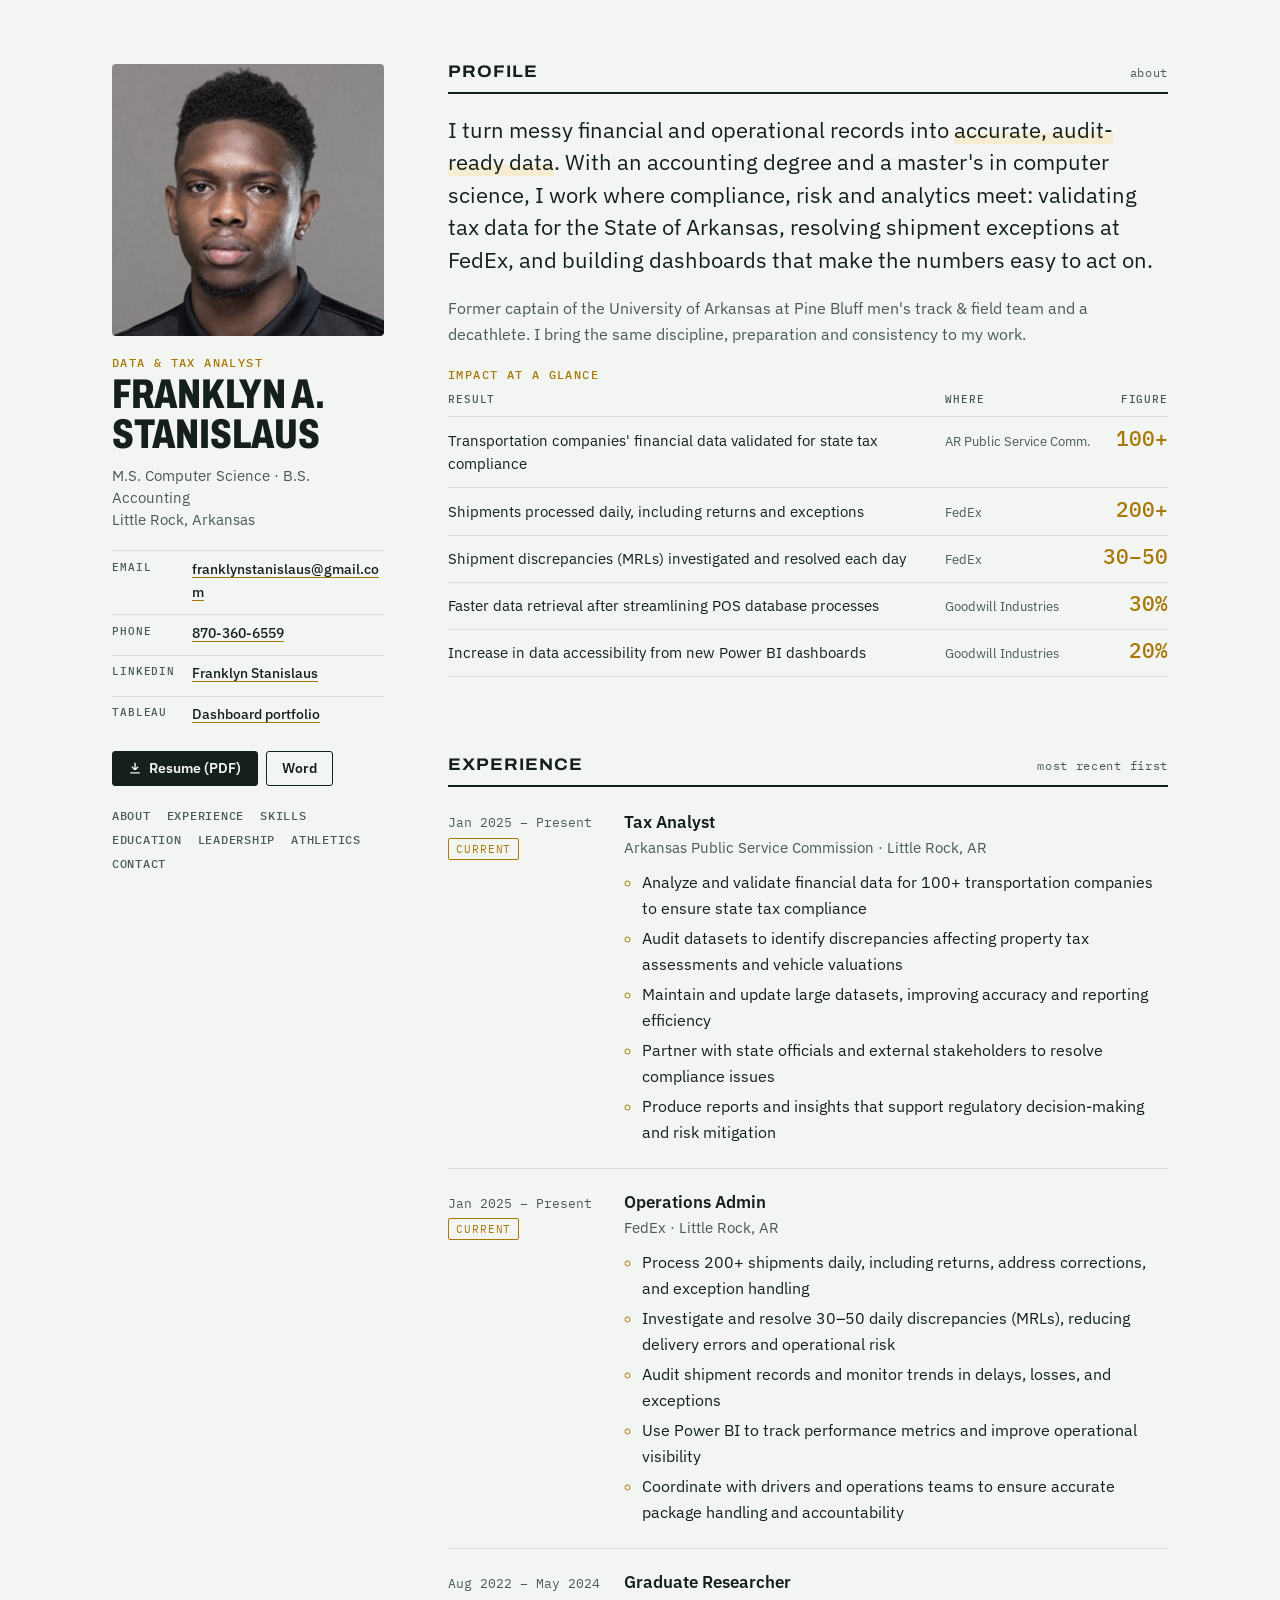
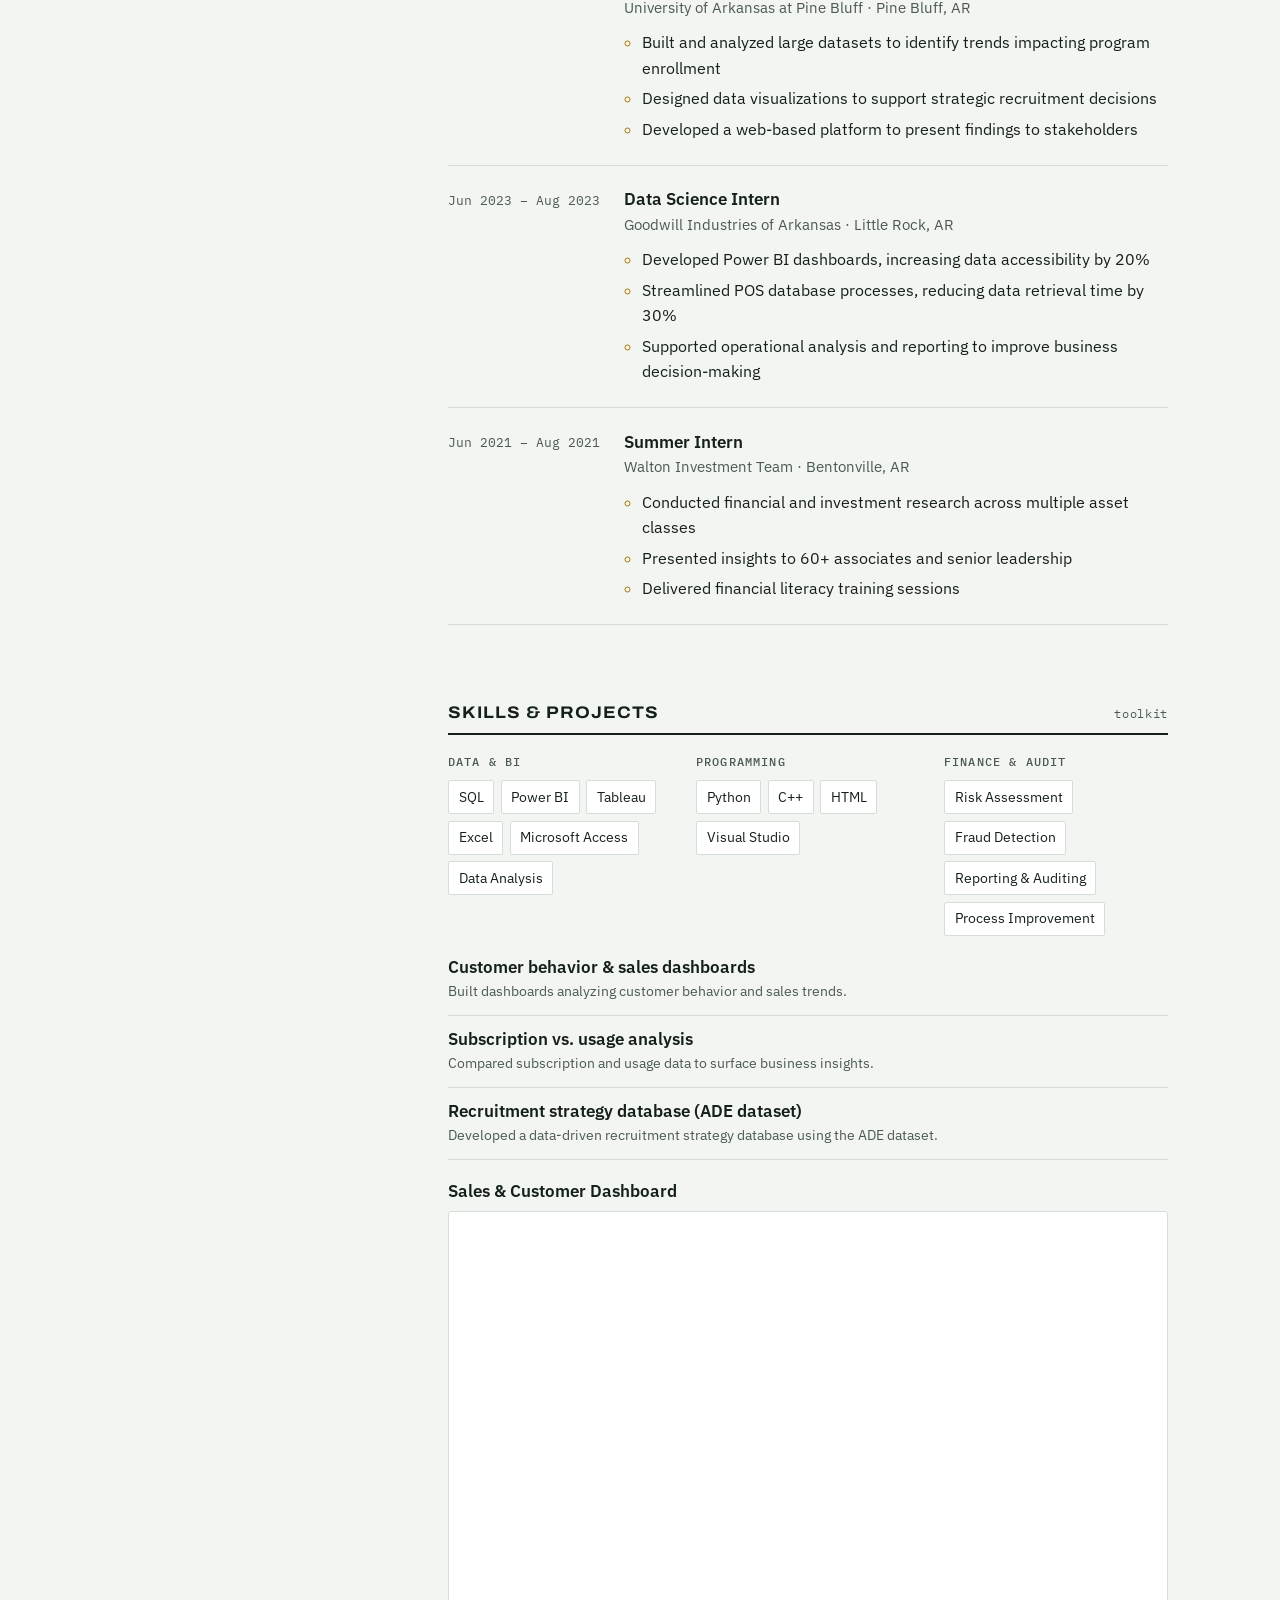
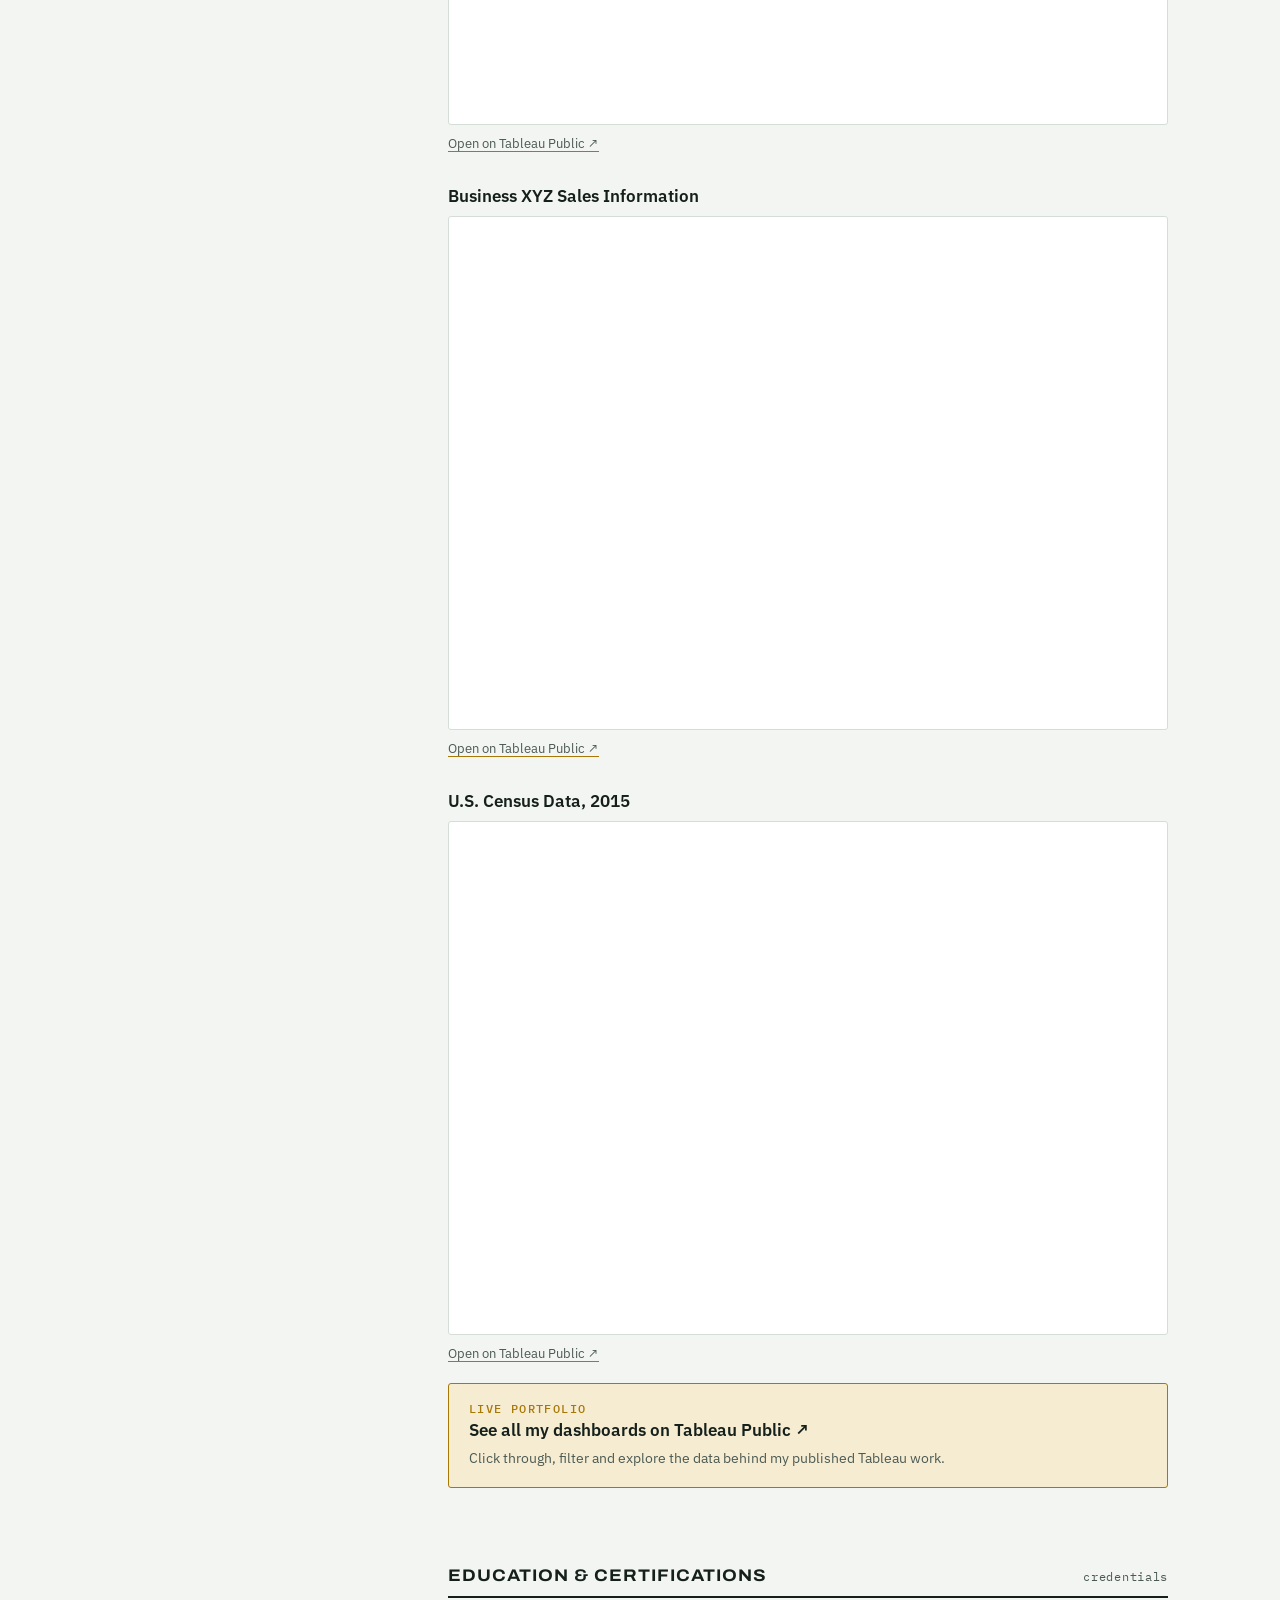
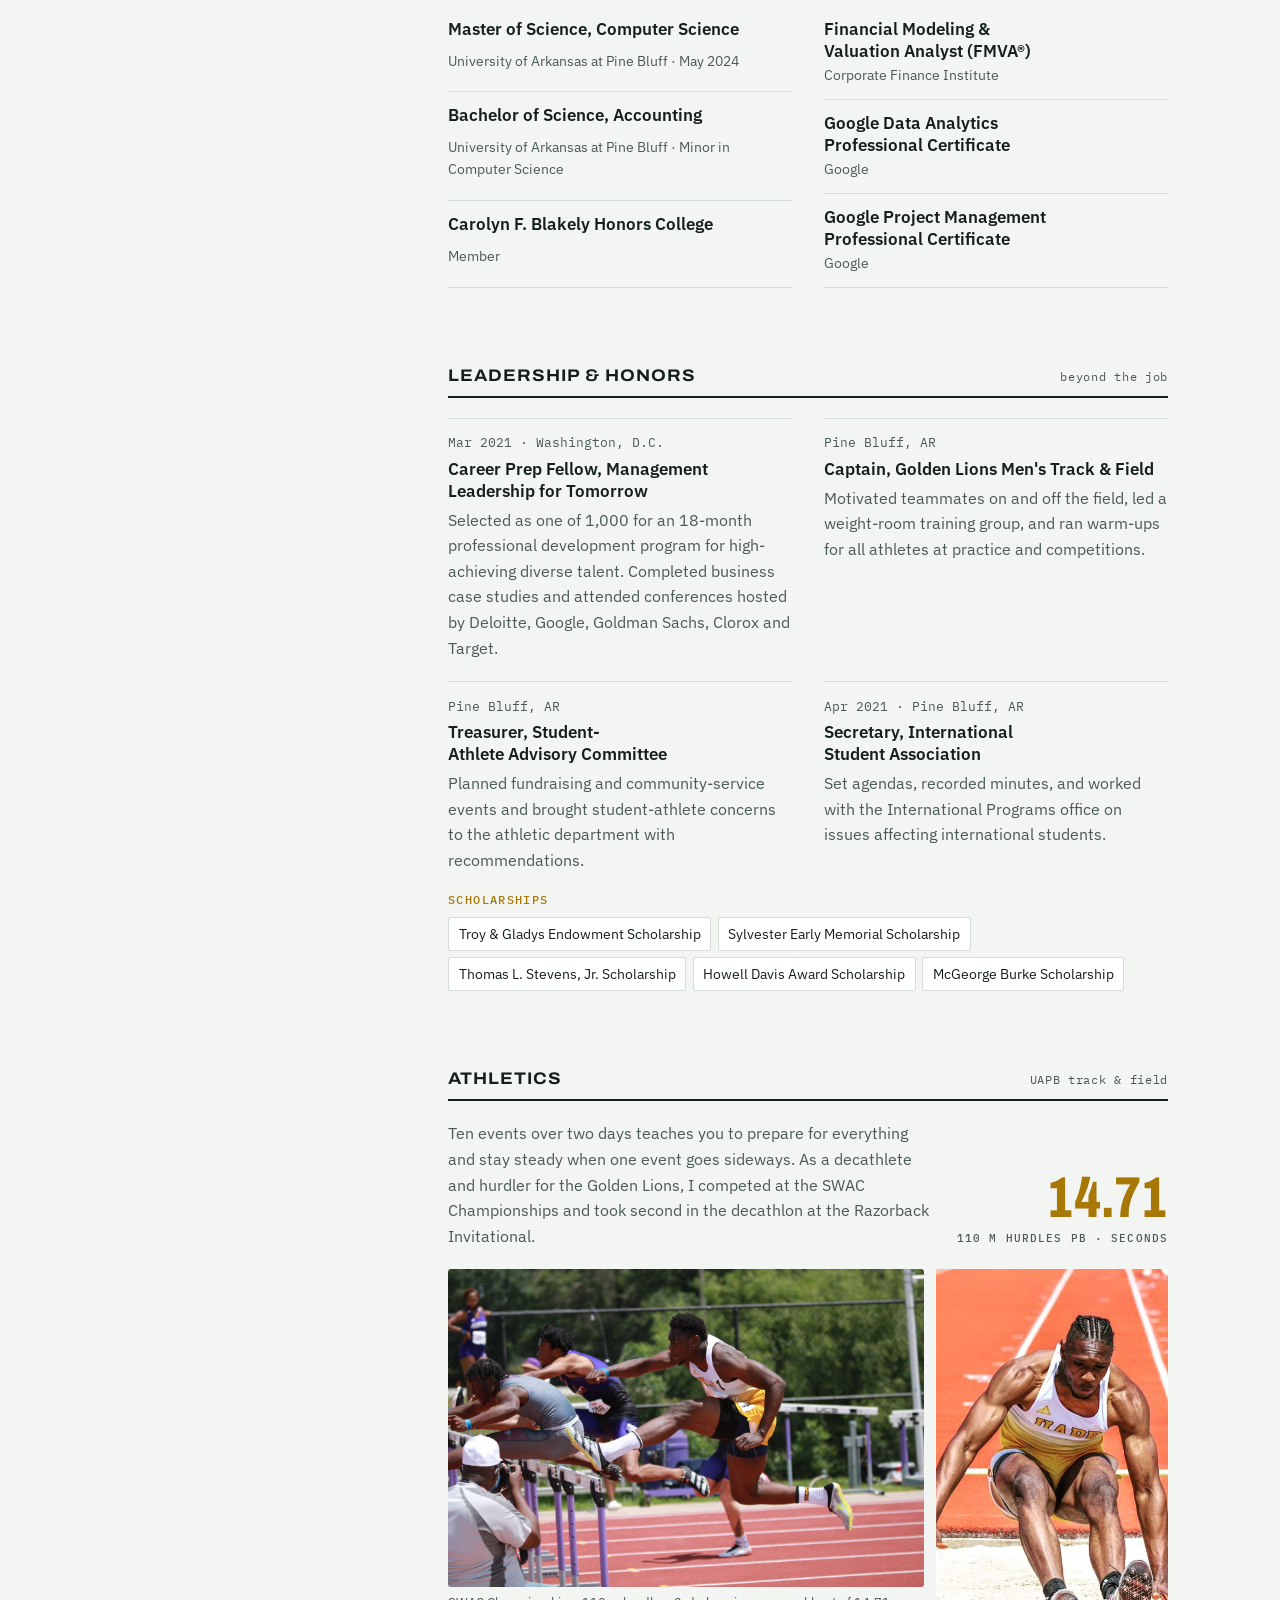
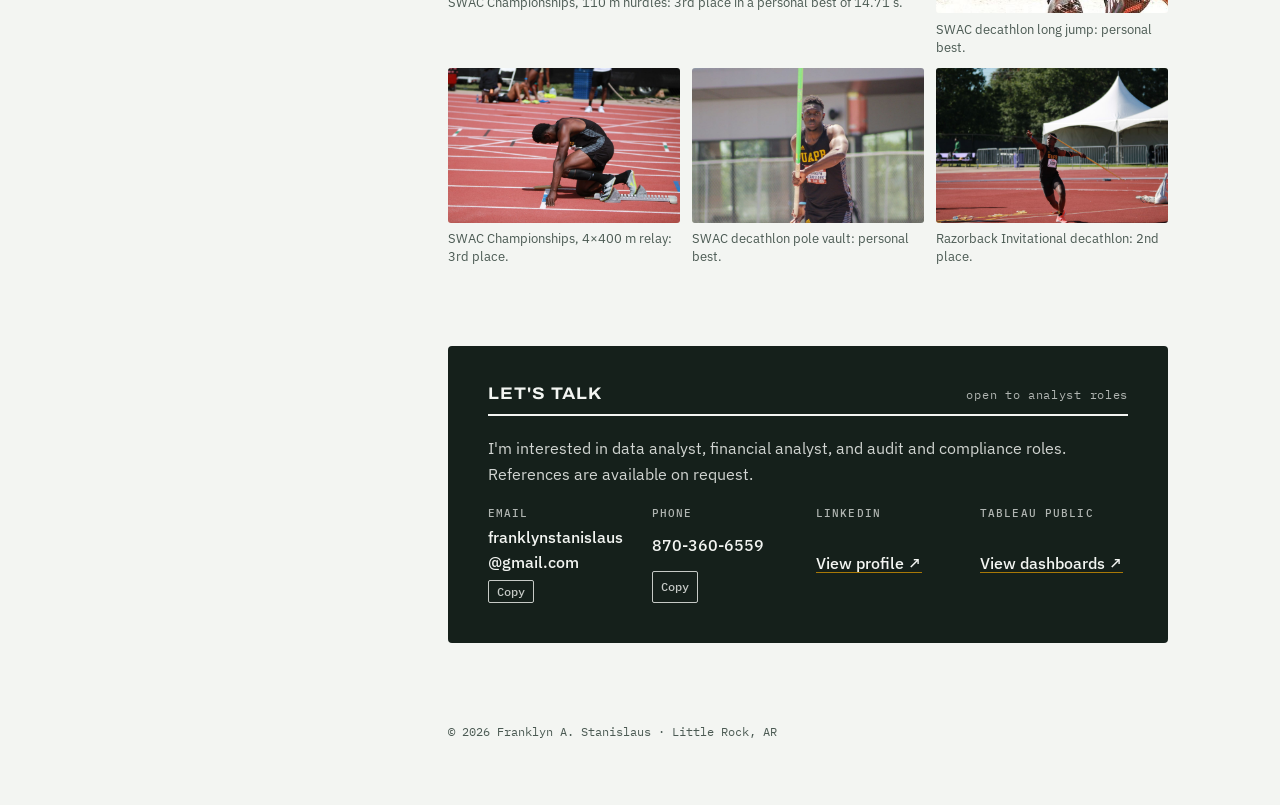
<file: index.html>
<!DOCTYPE html>
<html lang="en">
<head>
<meta charset="utf-8">
<meta name="viewport" content="width=device-width, initial-scale=1, viewport-fit=cover">
<title>Franklyn A. Stanislaus</title>
<meta name="description" content="Franklyn A. Stanislaus — data and tax analyst in Little Rock, AR. M.S. Computer Science, B.S. Accounting. Resume, experience, certifications and leadership.">
<link rel="preconnect" href="https://fonts.googleapis.com">
<link rel="preconnect" href="https://fonts.gstatic.com" crossorigin>
<link rel="stylesheet" href="https://fonts.googleapis.com/css2?family=Archivo:wdth,wght@62..125,500;62..125,700;62..125,800&family=IBM+Plex+Sans:ital,wght@0,400;0,500;0,600;1,400&family=IBM+Plex+Mono:wght@400;500&display=swap">
<style>
/* Layout: sticky identity column on the left (photo, contact, resume download), a ledger-ruled resume on the right; stacks to one column on phones. */
:root {
  --paper: #f3f5f2;      /* ledger-paper ground with a faint green bias */
  --sheet: #ffffff;
  --ink: #15201b;
  --ink-soft: #4b5a53;
  --rule: #d5ddd7;
  --gold: #a87807;       /* UAPB Golden Lion gold, darkened for text contrast */
  --gold-wash: #f6ecd2;
  --display: "Archivo", "Arial Narrow", system-ui, sans-serif;
  --body: "IBM Plex Sans", system-ui, -apple-system, "Segoe UI", sans-serif;
  --mono: "IBM Plex Mono", ui-monospace, "SFMono-Regular", Menlo, monospace;
  color-scheme: light;
}
@media (prefers-color-scheme: dark) {
  :root:not([data-theme="light"]) {
    --paper: #0f1512; --sheet: #161e1a; --ink: #e7ece8; --ink-soft: #a3b0a9;
    --rule: #2a3530; --gold: #e2b44a; --gold-wash: #2d2614; color-scheme: dark;
  }
}
:root[data-theme="dark"] {
  --paper: #0f1512; --sheet: #161e1a; --ink: #e7ece8; --ink-soft: #a3b0a9;
  --rule: #2a3530; --gold: #e2b44a; --gold-wash: #2d2614; color-scheme: dark;
}

* { box-sizing: border-box; }
html { -webkit-text-size-adjust: 100%; scroll-behavior: smooth; }
@media (prefers-reduced-motion: reduce) { html { scroll-behavior: auto; } }
body {
  margin: 0; background: var(--paper); color: var(--ink);
  font: 400 1rem/1.6 var(--body);
}
img { max-width: 100%; height: auto; display: block; }
a { color: inherit; text-decoration-color: var(--gold); text-underline-offset: 3px; }
a:hover { color: var(--gold); }
:focus-visible { outline: 2px solid var(--gold); outline-offset: 3px; border-radius: 2px; }

.page {
  max-width: 72rem; margin: 0 auto;
  padding-inline: clamp(16px, 4vw, 48px); padding-block: clamp(24px, 5vw, 64px);
  display: grid; grid-template-columns: 17rem minmax(0, 1fr); gap: clamp(32px, 5vw, 72px);
  align-items: start;
}
@media (max-width: 860px) { .page { grid-template-columns: minmax(0, 1fr); } }

/* Identity column */
.id { position: sticky; top: calc(env(safe-area-inset-top, 0px) + 32px); display: grid; gap: 1.25rem; }
@media (max-width: 860px) {
  .id { position: static; grid-template-columns: 8rem minmax(0, 1fr); align-items: center; gap: 1rem 1.25rem; }
  .id .contact, .id .actions, .id nav { grid-column: 1 / -1; }
}
.portrait { aspect-ratio: 1 / 1; object-position: 50% 20%; width: 100%; object-fit: cover; border-radius: 4px; filter: grayscale(0.15) contrast(1.03); }
.eyebrow {
  font: 500 0.72rem/1.2 var(--mono); letter-spacing: 0.12em; text-transform: uppercase; color: var(--gold); margin: 0;
}
h1 {
  font: 800 clamp(2.1rem, 5vw, 2.6rem)/0.95 var(--display); font-stretch: 72%;
  text-transform: uppercase; letter-spacing: -0.005em; margin: 0.35rem 0 0; text-wrap: balance;
}
.role { margin: 0.6rem 0 0; color: var(--ink-soft); font-size: 0.95rem; line-height: 1.45; }
.contact { list-style: none; margin: 0; padding: 0; display: grid; gap: 0.35rem; font-size: 0.9rem; }
.contact li { display: grid; grid-template-columns: 4.5rem minmax(0, 1fr); gap: 0.5rem; padding-block: 0.35rem; border-top: 1px solid var(--rule); }
.contact span { font: 500 0.7rem/1.9 var(--mono); text-transform: uppercase; letter-spacing: 0.08em; color: var(--ink-soft); }
.contact a, .contact b { font-weight: 500; overflow-wrap: anywhere; }
.actions { display: flex; flex-wrap: wrap; gap: 0.5rem; }
.btn {
  display: inline-flex; align-items: center; gap: 0.45rem; padding: 0.6rem 0.95rem; border-radius: 3px;
  font: 600 0.88rem/1 var(--body); text-decoration: none; border: 1px solid var(--ink); cursor: pointer;
}
.btn.primary { background: var(--ink); color: var(--paper); }
.btn.primary:hover { background: var(--gold); border-color: var(--gold); color: var(--paper); }
.btn.ghost { background: transparent; color: var(--ink); }
.btn.ghost:hover { border-color: var(--gold); color: var(--gold); }
.btn svg { width: 1em; height: 1em; }
nav { display: flex; flex-wrap: wrap; gap: 0.25rem 1rem; font: 500 0.78rem/1.6 var(--mono); text-transform: uppercase; letter-spacing: 0.06em; }
nav a { text-decoration: none; color: var(--ink-soft); }
nav a:hover { color: var(--gold); }

/* Main column */
main { display: grid; gap: clamp(48px, 7vw, 80px); min-width: 0; }
section { display: grid; gap: 1.25rem; min-width: 0; scroll-margin-top: 24px; }
h2 {
  font: 700 1.05rem/1 var(--display); font-stretch: 110%; text-transform: uppercase; letter-spacing: 0.06em;
  margin: 0; padding-bottom: 0.7rem; border-bottom: 2px solid var(--ink); display: flex; justify-content: space-between; align-items: baseline; gap: 1rem;
}
h2 small { font: 400 0.72rem/1 var(--mono); letter-spacing: 0.06em; color: var(--ink-soft); text-transform: none; }
h3 { font: 600 1.06rem/1.3 var(--body); margin: 0; text-wrap: balance; }
p { margin: 0; max-width: 65ch; }
.lede { font-size: clamp(1.15rem, 2.2vw, 1.4rem); line-height: 1.45; font-weight: 400; max-width: 34em; text-wrap: pretty; }
.lede em { font-style: normal; background: linear-gradient(transparent 62%, var(--gold-wash) 62%); }
.muted { color: var(--ink-soft); }

/* Impact ledger */
.ledger-wrap { overflow-x: auto; }
table.ledger { width: 100%; border-collapse: collapse; font-size: 0.93rem; }
.ledger th { font: 500 0.7rem/1.2 var(--mono); text-transform: uppercase; letter-spacing: 0.08em; color: var(--ink-soft); text-align: left; padding: 0 0.75rem 0.6rem 0; border-bottom: 1px solid var(--rule); }
.ledger th.num, .ledger td.num { text-align: right; padding-right: 0; }
.ledger td { padding: 0.7rem 0.75rem 0.7rem 0; border-bottom: 1px solid var(--rule); vertical-align: baseline; }
.ledger td.num { font: 500 1.3rem/1 var(--mono); font-variant-numeric: tabular-nums; color: var(--gold); white-space: nowrap; }
.ledger td.src { color: var(--ink-soft); font-size: 0.82rem; white-space: nowrap; }
@media (max-width: 560px) { .ledger td.src { white-space: normal; } }

/* Experience timeline */
.jobs { list-style: none; margin: 0; padding: 0; display: grid; }
.job { display: grid; grid-template-columns: 9.5rem minmax(0, 1fr); gap: 0.4rem 1.5rem; padding-block: 1.4rem; border-bottom: 1px solid var(--rule); }
.job:first-child { padding-top: 0.25rem; }
.when { font: 400 0.8rem/1.5 var(--mono); color: var(--ink-soft); font-variant-numeric: tabular-nums; padding-top: 0.15rem; }
.when .now { display: inline-block; margin-top: 0.35rem; padding: 0.1rem 0.45rem; border: 1px solid var(--gold); color: var(--gold); border-radius: 2px; font-size: 0.68rem; letter-spacing: 0.08em; text-transform: uppercase; }
.org { color: var(--ink-soft); font-size: 0.92rem; margin-top: 0.15rem; }
.job ul { margin: 0.7rem 0 0; padding-left: 1.1rem; display: grid; gap: 0.3rem; max-width: 65ch; }
.job li::marker { color: var(--gold); }
@media (max-width: 560px) { .job { grid-template-columns: minmax(0, 1fr); } }

/* Skills */
.skills { display: grid; grid-template-columns: repeat(3, minmax(0, 1fr)); gap: 1.5rem; }
@media (max-width: 700px) { .skills { grid-template-columns: minmax(0, 1fr); } }
.skills h3 { font: 500 0.72rem/1.2 var(--mono); text-transform: uppercase; letter-spacing: 0.1em; color: var(--ink-soft); margin-bottom: 0.7rem; }
.tags { display: flex; flex-wrap: wrap; gap: 0.4rem; list-style: none; padding: 0; margin: 0; }
.tags li { padding: 0.3rem 0.6rem; border: 1px solid var(--rule); border-radius: 2px; font-size: 0.88rem; background: var(--sheet); }

/* Two-up blocks */
.split { display: grid; grid-template-columns: repeat(2, minmax(0, 1fr)); gap: 2rem; }
@media (max-width: 700px) { .split { grid-template-columns: minmax(0, 1fr); } }
.list { list-style: none; margin: 0; padding: 0; display: grid; }
.list li { padding-block: 0.75rem; border-bottom: 1px solid var(--rule); display: grid; gap: 0.15rem; }
.list li:first-child { padding-top: 0; }
.list .sub { color: var(--ink-soft); font-size: 0.88rem; }

.lead-grid { display: grid; grid-template-columns: repeat(2, minmax(0, 1fr)); gap: 1.25rem 2rem; }
@media (max-width: 700px) { .lead-grid { grid-template-columns: minmax(0, 1fr); } }
.lead-grid article { display: grid; gap: 0.35rem; align-content: start; padding-top: 0.9rem; border-top: 1px solid var(--rule); }
.lead-grid .when { padding: 0; }

/* Athletics */
.track-intro { display: grid; grid-template-columns: minmax(0, 1fr) auto; gap: 1.5rem; align-items: end; }
@media (max-width: 560px) { .track-intro { grid-template-columns: minmax(0, 1fr); } }
.pb { text-align: right; }
@media (max-width: 560px) { .pb { text-align: left; } }
.pb b { display: block; font: 800 clamp(2.6rem, 7vw, 3.6rem)/0.9 var(--display); font-stretch: 70%; color: var(--gold); font-variant-numeric: tabular-nums; }
.pb span { font: 500 0.7rem/1.4 var(--mono); text-transform: uppercase; letter-spacing: 0.1em; color: var(--ink-soft); }
.gallery { display: grid; grid-template-columns: repeat(6, minmax(0, 1fr)); gap: 0.75rem; }
.gallery figure { margin: 0; display: grid; gap: 0.45rem; align-content: start; }
.gallery figure:nth-child(1) { grid-column: span 4; }
.gallery figure:nth-child(2) { grid-column: span 2; }
.gallery figure:nth-child(n+3) { grid-column: span 2; }
.gallery img { width: 100%; aspect-ratio: 3 / 2; object-fit: cover; border-radius: 3px; background: var(--rule); }
.gallery figure:nth-child(1) img { aspect-ratio: 3 / 2; }
.gallery figure:nth-child(2) img { aspect-ratio: 3 / 4.45; }
figcaption { font-size: 0.8rem; line-height: 1.4; color: var(--ink-soft); }
@media (max-width: 700px) {
  .gallery { grid-template-columns: repeat(2, minmax(0, 1fr)); }
  .gallery figure:nth-child(n) { grid-column: span 1; }
  .gallery figure:nth-child(1) { grid-column: 1 / -1; }
  .gallery figure:nth-child(2) img { aspect-ratio: 3 / 2; }
}

/* Contact */
.contact-card { background: var(--ink); color: var(--paper); border-radius: 4px; padding: clamp(1.5rem, 4vw, 2.5rem); display: grid; gap: 1.25rem; }
.contact-card h2 { border-color: var(--paper); color: var(--paper); }
.contact-card h2 small { color: inherit; opacity: 0.7; }
.contact-card p { color: inherit; opacity: 0.85; }
.contact-rows { display: grid; grid-template-columns: repeat(4, minmax(0, 1fr)); gap: 1rem; }
@media (max-width: 1000px) { .contact-rows { grid-template-columns: repeat(2, minmax(0, 1fr)); } }
.viz-link { display: grid; gap: 0.3rem; padding: 1.1rem 1.25rem; border: 1px solid var(--gold); border-radius: 3px; background: var(--gold-wash); text-decoration: none; }
.viz-link strong { font: 600 1.05rem/1.3 var(--body); }
.viz-link .sub { color: var(--ink-soft); font-size: 0.88rem; }
.viz-link:hover strong { color: var(--gold); }
.vizzes { display: grid; gap: 2rem; }
.vizzes figure { margin: 0; display: grid; gap: 0.6rem; min-width: 0; }
.vizzes .frame { border: 1px solid var(--rule); border-radius: 3px; background: var(--sheet); overflow-x: auto; }
.vizzes tableau-viz { display: block; width: 100%; min-height: 32rem; }
@media (max-width: 700px) { .vizzes tableau-viz { min-height: 26rem; } }
@media (max-width: 700px) { .contact-rows { grid-template-columns: minmax(0, 1fr); } }
.contact-rows div { display: grid; gap: 0.25rem; min-width: 0; }
.contact-rows span { font: 500 0.7rem/1.2 var(--mono); text-transform: uppercase; letter-spacing: 0.1em; opacity: 0.7; }
.contact-rows a, .contact-rows b { font-weight: 500; overflow-wrap: anywhere; color: inherit; }
.copy { justify-self: start; background: none; border: 1px solid currentColor; color: inherit; font: 500 0.72rem/1 var(--mono); padding: 0.3rem 0.5rem; border-radius: 2px; cursor: pointer; opacity: 0.8; }
.copy:hover { opacity: 1; }
footer { font: 400 0.75rem/1.5 var(--mono); color: var(--ink-soft); }
</style>
</head>
<body>
<div class="page">

  <aside class="id" aria-label="Profile">
    <img class="portrait" src="assets/img/headshot.jpg" alt="Portrait of Franklyn Stanislaus" width="655" height="900">
    <div>
      <p class="eyebrow">Data &amp; Tax Analyst</p>
      <h1>Franklyn A. Stanislaus</h1>
      <p class="role">M.S. Computer Science · B.S. Accounting<br>Little Rock, Arkansas</p>
    </div>
    <ul class="contact">
      <li><span>Email</span><a href="mailto:franklynstanislaus@gmail.com">franklynstanislaus@gmail.com</a></li>
      <li><span>Phone</span><a href="tel:+18703606559">870-360-6559</a></li>
      <li><span>LinkedIn</span><a href="https://www.linkedin.com/in/franklyn-stanislaus-0446bb1b0/" target="_blank" rel="noopener">Franklyn Stanislaus</a></li>
      <li><span>Tableau</span><a href="https://public.tableau.com/app/profile/franklyn.stanislaus/vizzes" target="_blank" rel="noopener">Dashboard portfolio</a></li>
    </ul>
    <div class="actions">
      <a class="btn primary" id="resume-pdf" href="assets/docs/Franklyn_Stanislaus_Resume.pdf" target="_blank" rel="noopener">
        <svg viewBox="0 0 16 16" fill="none" stroke="currentColor" stroke-width="1.6" aria-hidden="true"><path d="M8 2v8m0 0L4.5 6.5M8 10l3.5-3.5M2.5 13.5h11"/></svg>
        Resume (PDF)
      </a>
      <a class="btn ghost" id="resume-docx" href="assets/docs/Franklyn_Stanislaus_Resume.docx">Word</a>
    </div>
    <nav aria-label="Sections">
      <a href="#about">About</a><a href="#experience">Experience</a><a href="#skills">Skills</a>
      <a href="#education">Education</a><a href="#leadership">Leadership</a><a href="#athletics">Athletics</a><a href="#contact">Contact</a>
    </nav>
  </aside>

  <main>
    <section id="about" aria-labelledby="about-h">
      <h2 id="about-h">Profile <small>about</small></h2>
      <p class="lede">I turn messy financial and operational records into <em>accurate, audit-ready data</em>. With an accounting degree and a master's in computer science, I work where compliance, risk and analytics meet: validating tax data for the State of Arkansas, resolving shipment exceptions at FedEx, and building dashboards that make the numbers easy to act on.</p>
      <p class="muted">Former captain of the University of Arkansas at Pine Bluff men's track &amp; field team and a decathlete. I bring the same discipline, preparation and consistency to my work.</p>

      <div class="ledger-wrap">
        <table class="ledger">
          <caption class="eyebrow" style="text-align:left; padding-bottom:0.75rem">Impact at a glance</caption>
          <thead><tr><th scope="col">Result</th><th scope="col">Where</th><th scope="col" class="num">Figure</th></tr></thead>
          <tbody>
            <tr><td>Transportation companies' financial data validated for state tax compliance</td><td class="src">AR Public Service Comm.</td><td class="num">100+</td></tr>
            <tr><td>Shipments processed daily, including returns and exceptions</td><td class="src">FedEx</td><td class="num">200+</td></tr>
            <tr><td>Shipment discrepancies (MRLs) investigated and resolved each day</td><td class="src">FedEx</td><td class="num">30–50</td></tr>
            <tr><td>Faster data retrieval after streamlining POS database processes</td><td class="src">Goodwill Industries</td><td class="num">30%</td></tr>
            <tr><td>Increase in data accessibility from new Power BI dashboards</td><td class="src">Goodwill Industries</td><td class="num">20%</td></tr>
          </tbody>
        </table>
      </div>
    </section>

    <section id="experience" aria-labelledby="exp-h">
      <h2 id="exp-h">Experience <small>most recent first</small></h2>
      <ol class="jobs">
        <li class="job">
          <div class="when">Jan 2025 – Present<br><span class="now">Current</span></div>
          <div>
            <h3>Tax Analyst</h3>
            <div class="org">Arkansas Public Service Commission · Little Rock, AR</div>
            <ul>
              <li>Analyze and validate financial data for 100+ transportation companies to ensure state tax compliance</li>
              <li>Audit datasets to identify discrepancies affecting property tax assessments and vehicle valuations</li>
              <li>Maintain and update large datasets, improving accuracy and reporting efficiency</li>
              <li>Partner with state officials and external stakeholders to resolve compliance issues</li>
              <li>Produce reports and insights that support regulatory decision-making and risk mitigation</li>
            </ul>
          </div>
        </li>
        <li class="job">
          <div class="when">Jan 2025 – Present<br><span class="now">Current</span></div>
          <div>
            <h3>Operations Admin</h3>
            <div class="org">FedEx · Little Rock, AR</div>
            <ul>
              <li>Process 200+ shipments daily, including returns, address corrections, and exception handling</li>
              <li>Investigate and resolve 30–50 daily discrepancies (MRLs), reducing delivery errors and operational risk</li>
              <li>Audit shipment records and monitor trends in delays, losses, and exceptions</li>
              <li>Use Power BI to track performance metrics and improve operational visibility</li>
              <li>Coordinate with drivers and operations teams to ensure accurate package handling and accountability</li>
            </ul>
          </div>
        </li>
        <li class="job">
          <div class="when">Aug 2022 – May 2024</div>
          <div>
            <h3>Graduate Researcher</h3>
            <div class="org">University of Arkansas at Pine Bluff · Pine Bluff, AR</div>
            <ul>
              <li>Built and analyzed large datasets to identify trends impacting program enrollment</li>
              <li>Designed data visualizations to support strategic recruitment decisions</li>
              <li>Developed a web-based platform to present findings to stakeholders</li>
            </ul>
          </div>
        </li>
        <li class="job">
          <div class="when">Jun 2023 – Aug 2023</div>
          <div>
            <h3>Data Science Intern</h3>
            <div class="org">Goodwill Industries of Arkansas · Little Rock, AR</div>
            <ul>
              <li>Developed Power BI dashboards, increasing data accessibility by 20%</li>
              <li>Streamlined POS database processes, reducing data retrieval time by 30%</li>
              <li>Supported operational analysis and reporting to improve business decision-making</li>
            </ul>
          </div>
        </li>
        <li class="job">
          <div class="when">Jun 2021 – Aug 2021</div>
          <div>
            <h3>Summer Intern</h3>
            <div class="org">Walton Investment Team · Bentonville, AR</div>
            <ul>
              <li>Conducted financial and investment research across multiple asset classes</li>
              <li>Presented insights to 60+ associates and senior leadership</li>
              <li>Delivered financial literacy training sessions</li>
            </ul>
          </div>
        </li>
      </ol>
    </section>

    <section id="skills" aria-labelledby="skills-h">
      <h2 id="skills-h">Skills &amp; Projects <small>toolkit</small></h2>
      <div class="skills">
        <div>
          <h3>Data &amp; BI</h3>
          <ul class="tags"><li>SQL</li><li>Power BI</li><li>Tableau</li><li>Excel</li><li>Microsoft Access</li><li>Data Analysis</li></ul>
        </div>
        <div>
          <h3>Programming</h3>
          <ul class="tags"><li>Python</li><li>C++</li><li>HTML</li><li>Visual Studio</li></ul>
        </div>
        <div>
          <h3>Finance &amp; Audit</h3>
          <ul class="tags"><li>Risk Assessment</li><li>Fraud Detection</li><li>Reporting &amp; Auditing</li><li>Process Improvement</li></ul>
        </div>
      </div>
      <ul class="list">
        <li><h3>Customer behavior &amp; sales dashboards</h3><span class="sub">Built dashboards analyzing customer behavior and sales trends.</span></li>
        <li><h3>Subscription vs. usage analysis</h3><span class="sub">Compared subscription and usage data to surface business insights.</span></li>
        <li><h3>Recruitment strategy database (ADE dataset)</h3><span class="sub">Developed a data-driven recruitment strategy database using the ADE dataset.</span></li>
      </ul>
      <div class="vizzes" id="vizzes" hidden></div>
      <a class="viz-link" href="https://public.tableau.com/app/profile/franklyn.stanislaus/vizzes" target="_blank" rel="noopener">
        <span class="eyebrow">Live portfolio</span>
        <strong>See all my dashboards on Tableau Public ↗</strong>
        <span class="sub">Click through, filter and explore the data behind my published Tableau work.</span>
      </a>
    </section>

    <section id="education" aria-labelledby="edu-h">
      <h2 id="edu-h">Education &amp; Certifications <small>credentials</small></h2>
      <div class="split">
        <ul class="list">
          <li><h3>Master of Science, Computer Science</h3><span class="sub">University of Arkansas at Pine Bluff · May 2024</span></li>
          <li><h3>Bachelor of Science, Accounting</h3><span class="sub">University of Arkansas at Pine Bluff · Minor in Computer Science</span></li>
          <li><h3>Carolyn F. Blakely Honors College</h3><span class="sub">Member</span></li>
        </ul>
        <ul class="list">
          <li><h3>Financial Modeling &amp; Valuation Analyst (FMVA®)</h3><span class="sub">Corporate Finance Institute</span></li>
          <li><h3>Google Data Analytics Professional Certificate</h3><span class="sub">Google</span></li>
          <li><h3>Google Project Management Professional Certificate</h3><span class="sub">Google</span></li>
        </ul>
      </div>
    </section>

    <section id="leadership" aria-labelledby="lead-h">
      <h2 id="lead-h">Leadership &amp; Honors <small>beyond the job</small></h2>
      <div class="lead-grid">
        <article>
          <div class="when">Mar 2021 · Washington, D.C.</div>
          <h3>Career Prep Fellow, Management Leadership for Tomorrow</h3>
          <p class="muted">Selected as one of 1,000 for an 18-month professional development program for high-achieving diverse talent. Completed business case studies and attended conferences hosted by Deloitte, Google, Goldman Sachs, Clorox and Target.</p>
        </article>
        <article>
          <div class="when">Pine Bluff, AR</div>
          <h3>Captain, Golden Lions Men's Track &amp; Field</h3>
          <p class="muted">Motivated teammates on and off the field, led a weight-room training group, and ran warm-ups for all athletes at practice and competitions.</p>
        </article>
        <article>
          <div class="when">Pine Bluff, AR</div>
          <h3>Treasurer, Student-Athlete Advisory Committee</h3>
          <p class="muted">Planned fundraising and community-service events and brought student-athlete concerns to the athletic department with recommendations.</p>
        </article>
        <article>
          <div class="when">Apr 2021 · Pine Bluff, AR</div>
          <h3>Secretary, International Student Association</h3>
          <p class="muted">Set agendas, recorded minutes, and worked with the International Programs office on issues affecting international students.</p>
        </article>
      </div>
      <div>
        <p class="eyebrow" style="margin-bottom:0.6rem">Scholarships</p>
        <ul class="tags">
          <li>Troy &amp; Gladys Endowment Scholarship</li>
          <li>Sylvester Early Memorial Scholarship</li>
          <li>Thomas L. Stevens, Jr. Scholarship</li>
          <li>Howell Davis Award Scholarship</li>
          <li>McGeorge Burke Scholarship</li>
        </ul>
      </div>
    </section>

    <section id="athletics" aria-labelledby="ath-h">
      <h2 id="ath-h">Athletics <small>UAPB track &amp; field</small></h2>
      <div class="track-intro">
        <p class="muted">Ten events over two days teaches you to prepare for everything and stay steady when one event goes sideways. As a decathlete and hurdler for the Golden Lions, I competed at the SWAC Championships and took second in the decathlon at the Razorback Invitational.</p>
        <div class="pb"><b>14.71</b><span>110 m hurdles PB · seconds</span></div>
      </div>
      <div class="gallery">
        <figure><img src="assets/img/hurdles.jpg" alt="Franklyn clearing a hurdle during the 110 meter hurdles" loading="lazy" width="1400" height="933"><figcaption>SWAC Championships, 110 m hurdles: 3rd place in a personal best of 14.71 s.</figcaption></figure>
        <figure><img src="assets/img/long-jump.jpg" alt="Franklyn landing in the long jump sand pit" loading="lazy" width="746" height="640"><figcaption>SWAC decathlon long jump: personal best.</figcaption></figure>
        <figure><img src="assets/img/relay-start.jpg" alt="Franklyn in the starting blocks before the 4x400 relay" loading="lazy" width="1400" height="933"><figcaption>SWAC Championships, 4×400 m relay: 3rd place.</figcaption></figure>
        <figure><img src="assets/img/pole-vault.jpg" alt="Franklyn preparing for a pole vault attempt" loading="lazy" width="1400" height="933"><figcaption>SWAC decathlon pole vault: personal best.</figcaption></figure>
        <figure><img src="assets/img/decathlon-javelin.jpg" alt="Franklyn throwing the javelin" loading="lazy" width="1400" height="933"><figcaption>Razorback Invitational decathlon: 2nd place.</figcaption></figure>
      </div>
    </section>

    <section id="contact" class="contact-card" aria-labelledby="contact-h">
      <h2 id="contact-h">Let's talk <small>open to analyst roles</small></h2>
      <p>I'm interested in data analyst, financial analyst, and audit and compliance roles. References are available on request.</p>
      <div class="contact-rows">
        <div><span>Email</span><b>franklynstanislaus@gmail.com</b><button class="copy" type="button" data-copy="franklynstanislaus@gmail.com">Copy</button></div>
        <div><span>Phone</span><b>870-360-6559</b><button class="copy" type="button" data-copy="870-360-6559">Copy</button></div>
        <div><span>LinkedIn</span><a href="https://www.linkedin.com/in/franklyn-stanislaus-0446bb1b0/" target="_blank" rel="noopener">View profile ↗</a></div>
        <div><span>Tableau Public</span><a href="https://public.tableau.com/app/profile/franklyn.stanislaus/vizzes" target="_blank" rel="noopener">View dashboards ↗</a></div>
      </div>
    </section>

    <footer>© <span id="yr">2026</span> Franklyn A. Stanislaus · Little Rock, AR</footer>
  </main>
</div>
<script>
/* Tableau Public dashboards shown in the Skills & Projects section.
   Add one entry per dashboard: the "views" URL from Tableau Public's Share button,
   e.g. { title: "Sales Dashboard", url: "https://public.tableau.com/views/Workbook/Sheet", note: "What it shows" }
   Profile links (public.tableau.com/app/profile/<name>/viz/Workbook/Sheet) work too. */
var TABLEAU_VIZZES = [
  { title: "Sales & Customer Dashboard",
    url: "https://public.tableau.com/app/profile/franklyn.stanislaus/viz/Salesandcustomerdashbord/Dashboard1" },
  { title: "Business XYZ Sales Information",
    url: "https://public.tableau.com/app/profile/franklyn.stanislaus/viz/BusinessXYZSalesInformation/Dashboard1" },
  { title: "U.S. Census Data, 2015",
    url: "https://public.tableau.com/app/profile/franklyn.stanislaus/viz/USCensusData2015_17220104756040/Dashboard1" }
];

(function () {
  if (!TABLEAU_VIZZES.length) return;
  var box = document.getElementById('vizzes');
  TABLEAU_VIZZES.forEach(function (v) {
    var fig = document.createElement('figure');
    var h = document.createElement('h3'); h.textContent = v.title; fig.appendChild(h);
    var frame = document.createElement('div'); frame.className = 'frame';
    var viz = document.createElement('tableau-viz');
    var m = v.url.match(/\/viz\/([^/?#]+)\/([^/?#]+)/);
    viz.setAttribute('src', m ? 'https://public.tableau.com/views/' + m[1] + '/' + m[2] : v.url.split('?')[0]);
    viz.setAttribute('toolbar', 'bottom');
    viz.setAttribute('hide-tabs', '');
    viz.setAttribute('width', '100%');
    frame.appendChild(viz); fig.appendChild(frame);
    var cap = document.createElement('figcaption');
    cap.innerHTML = (v.note ? v.note + ' · ' : '') + '<a target="_blank" rel="noopener"></a>';
    cap.lastChild.href = v.url; cap.lastChild.textContent = 'Open on Tableau Public ↗';
    fig.appendChild(cap); box.appendChild(fig);
  });
  box.hidden = false;
  var s = document.createElement('script'); s.type = 'module';
  s.src = 'https://public.tableau.com/javascripts/api/tableau.embedding.3.latest.min.js';
  document.head.appendChild(s);
})();

document.getElementById('yr').textContent = new Date().getFullYear();
document.querySelectorAll('.copy').forEach(function (b) {
  b.addEventListener('click', function () {
    var t = b.getAttribute('data-copy');
    var done = function () { b.textContent = 'Copied'; setTimeout(function () { b.textContent = 'Copy'; }, 1600); };
    var fallback = function () {
      var r = document.createRange(); r.selectNodeContents(b.previousElementSibling);
      var s = window.getSelection(); s.removeAllRanges(); s.addRange(r); b.textContent = 'Selected';
    };
    try { navigator.clipboard.writeText(t).then(done, fallback); } catch (e) { fallback(); }
  });
});
</script>
</body>
</html>
</file>
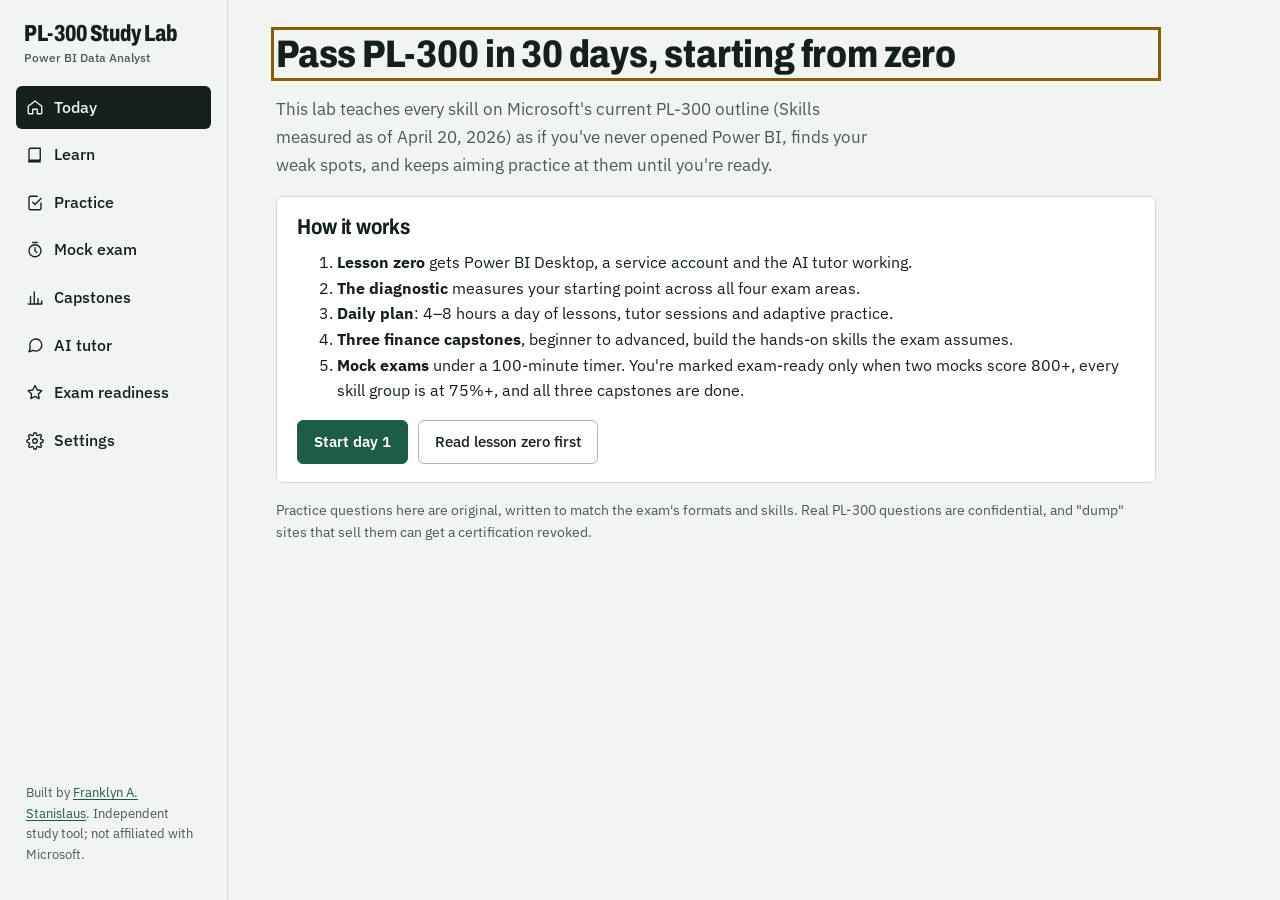
<file: pl300/index.html>
<!DOCTYPE html>
<html lang="en">
<head>
<meta charset="utf-8">
<meta name="viewport" content="width=device-width, initial-scale=1, viewport-fit=cover">
<title>PL-300 Study Lab</title>
<meta name="description" content="A 30-day PL-300 Power BI Data Analyst study lab: adaptive practice mapped to the official skills, timed mock exams, an AI tutor that teaches from zero, and three guided finance capstones.">
<meta name="theme-color" content="#f1f4f0">
<link rel="icon" href="data:image/svg+xml,%3Csvg xmlns='http://www.w3.org/2000/svg' viewBox='0 0 32 32'%3E%3Crect width='32' height='32' rx='6' fill='%2315201b'/%3E%3Crect x='7' y='17' width='4' height='8' fill='%23e7b648'/%3E%3Crect x='14' y='12' width='4' height='13' fill='%23e7b648'/%3E%3Crect x='21' y='7' width='4' height='18' fill='%23e7b648'/%3E%3C/svg%3E">
<link rel="preconnect" href="https://fonts.googleapis.com">
<link rel="preconnect" href="https://fonts.gstatic.com" crossorigin>
<link rel="stylesheet" href="https://fonts.googleapis.com/css2?family=Archivo:wdth,wght@62..125,500;62..125,700;62..125,800&family=IBM+Plex+Sans:ital,wght@0,400;0,500;0,600;1,400&family=IBM+Plex+Mono:wght@400;500&display=swap">
<link rel="stylesheet" href="css/app.css">
</head>
<body>
<a class="skip" href="#view">Skip to content</a>
<div class="shell">
  <nav class="rail" aria-label="Main">
    <a class="brand" href="#/">PL-300 Study Lab<span>Power BI Data Analyst</span></a>
    <a class="nav" href="#/" data-route="today"><svg class="i" viewBox="0 0 24 24"><path d="M3 11l9-7 9 7v9a1 1 0 0 1-1 1h-5v-6H9v6H4a1 1 0 0 1-1-1z"/></svg>Today</a>
    <a class="nav" href="#/learn" data-route="learn"><svg class="i" viewBox="0 0 24 24"><path d="M4 5a2 2 0 0 1 2-2h13v16H6a2 2 0 0 0-2 2z"/><path d="M4 21h15"/></svg>Learn</a>
    <a class="nav" href="#/practice" data-route="practice"><svg class="i" viewBox="0 0 24 24"><path d="M9 11l3 3 8-8"/><path d="M20 12v7a2 2 0 0 1-2 2H6a2 2 0 0 1-2-2V5a2 2 0 0 1 2-2h9"/></svg>Practice</a>
    <a class="nav" href="#/mock" data-route="mock"><svg class="i" viewBox="0 0 24 24"><circle cx="12" cy="13" r="8"/><path d="M12 9v4l2.5 2.5M9 2h6"/></svg>Mock exam</a>
    <a class="nav" href="#/capstones" data-route="capstones"><svg class="i" viewBox="0 0 24 24"><path d="M3 20h18M6 20V10M11 20V4M16 20v-7M21 20v-4"/></svg>Capstones</a>
    <a class="nav" href="#/tutor" data-route="tutor"><svg class="i" viewBox="0 0 24 24"><path d="M21 12a8 8 0 0 1-11.5 7.2L4 21l1.8-5.5A8 8 0 1 1 21 12z"/></svg>AI tutor</a>
    <a class="nav" href="#/ready" data-route="ready"><svg class="i" viewBox="0 0 24 24"><path d="M12 2l3 6 6 .9-4.5 4.3 1 6.3L12 16.6 6.5 19.5l1-6.3L3 8.9 9 8z"/></svg>Exam readiness</a>
    <a class="nav" href="#/settings" data-route="settings"><svg class="i" viewBox="0 0 24 24"><circle cx="12" cy="12" r="3"/><path d="M19.4 15a1.7 1.7 0 0 0 .3 1.8l.1.1a2 2 0 1 1-2.8 2.8l-.1-.1a1.7 1.7 0 0 0-1.8-.3 1.7 1.7 0 0 0-1 1.5V21a2 2 0 1 1-4 0v-.1a1.7 1.7 0 0 0-1.1-1.5 1.7 1.7 0 0 0-1.8.3l-.1.1a2 2 0 1 1-2.8-2.8l.1-.1a1.7 1.7 0 0 0 .3-1.8 1.7 1.7 0 0 0-1.5-1H3a2 2 0 1 1 0-4h.1a1.7 1.7 0 0 0 1.5-1.1 1.7 1.7 0 0 0-.3-1.8l-.1-.1a2 2 0 1 1 2.8-2.8l.1.1a1.7 1.7 0 0 0 1.8.3H9a1.7 1.7 0 0 0 1-1.5V3a2 2 0 1 1 4 0v.1a1.7 1.7 0 0 0 1 1.5 1.7 1.7 0 0 0 1.8-.3l.1-.1a2 2 0 1 1 2.8 2.8l-.1.1a1.7 1.7 0 0 0-.3 1.8V9a1.7 1.7 0 0 0 1.5 1H21a2 2 0 1 1 0 4h-.1a1.7 1.7 0 0 0-1.5 1z"/></svg>Settings</a>
    <p class="foot">Built by <a href="../">Franklyn A. Stanislaus</a>. Independent study tool; not affiliated with Microsoft.</p>
  </nav>
  <header class="topbar">
    <a class="brand" href="#/">PL-300 Study Lab</a>
    <div class="row">
      <a class="btn quiet sm" href="#/mock">Mock</a>
      <a class="btn quiet sm" href="#/settings">Settings</a>
    </div>
  </header>
  <main id="view" tabindex="-1"><div class="view"><p>Loading…</p></div></main>
  <nav class="tabbar" aria-label="Main">
    <a href="#/" data-route="today"><svg class="i" viewBox="0 0 24 24"><path d="M3 11l9-7 9 7v9a1 1 0 0 1-1 1h-5v-6H9v6H4a1 1 0 0 1-1-1z"/></svg>Today</a>
    <a href="#/learn" data-route="learn"><svg class="i" viewBox="0 0 24 24"><path d="M4 5a2 2 0 0 1 2-2h13v16H6a2 2 0 0 0-2 2z"/><path d="M4 21h15"/></svg>Learn</a>
    <a href="#/practice" data-route="practice"><svg class="i" viewBox="0 0 24 24"><path d="M9 11l3 3 8-8"/><path d="M20 12v7a2 2 0 0 1-2 2H6a2 2 0 0 1-2-2V5a2 2 0 0 1 2-2h9"/></svg>Practice</a>
    <a href="#/capstones" data-route="capstones"><svg class="i" viewBox="0 0 24 24"><path d="M3 20h18M6 20V10M11 20V4M16 20v-7M21 20v-4"/></svg>Capstones</a>
    <a href="#/tutor" data-route="tutor"><svg class="i" viewBox="0 0 24 24"><path d="M21 12a8 8 0 0 1-11.5 7.2L4 21l1.8-5.5A8 8 0 1 1 21 12z"/></svg>Tutor</a>
  </nav>
</div>
<noscript><p style="padding:20px">This study site needs JavaScript turned on.</p></noscript>
<script type="module" src="js/app.js"></script>
</body>
</html>
</file>
<file: pl300/css/app.css>
/* PL-300 Study Lab. Sibling of the portfolio's ledger look: green-tinted paper, ink text,
   one ruled score scale with a red-ink pass line as the signature element. */
:root {
  --paper: #f1f4f0;
  --sheet: #ffffff;
  --ink: #15201b;
  --ink-soft: #4b5a53;
  --rule: #d3dcd5;
  --rule-strong: #a9b8ad;
  --green: #1d5c47;       /* actions and progress: ledger green */
  --green-wash: #e2eee7;
  --amber: #8a5d00;       /* Power BI's yellow, darkened for text contrast */
  --amber-wash: #fbefcf;
  --red: #b3261e;         /* accountant's red ink: wrong answers and the pass line */
  --red-wash: #f8e3e1;
  --display: "Archivo", "Arial Narrow", system-ui, sans-serif;
  --body: "IBM Plex Sans", system-ui, -apple-system, "Segoe UI", sans-serif;
  --mono: "IBM Plex Mono", ui-monospace, Menlo, Consolas, monospace;
  --radius: 6px;
  --nav-w: 228px;
  color-scheme: light;
}
@media (prefers-color-scheme: dark) {
  :root:not([data-theme="light"]) {
    --paper: #101613; --sheet: #17201b; --ink: #e5ece7; --ink-soft: #a3b2a9; --rule: #2a3631; --rule-strong: #43534b;
    --green: #6fc39f; --green-wash: #1b3328; --amber: #e7b648; --amber-wash: #33290f; --red: #ff8a80; --red-wash: #3a1d1b;
    color-scheme: dark;
  }
}
:root[data-theme="dark"] {
  --paper: #101613; --sheet: #17201b; --ink: #e5ece7; --ink-soft: #a3b2a9; --rule: #2a3631; --rule-strong: #43534b;
  --green: #6fc39f; --green-wash: #1b3328; --amber: #e7b648; --amber-wash: #33290f; --red: #ff8a80; --red-wash: #3a1d1b;
  color-scheme: dark;
}

* { box-sizing: border-box; }
html { -webkit-text-size-adjust: 100%; }
body { margin: 0; background: var(--paper); color: var(--ink); font: 400 16px/1.6 var(--body); }
a { color: var(--green); text-underline-offset: 2px; }
code, pre { font-family: var(--mono); font-size: 0.88em; }
code { background: var(--green-wash); padding: 0.05em 0.3em; border-radius: 3px; }
pre { background: var(--sheet); border: 1px solid var(--rule); border-left: 3px solid var(--green); padding: 12px 14px; overflow-x: auto; line-height: 1.5; border-radius: var(--radius); }
pre code { background: none; padding: 0; }
h1, h2, h3, h4 { font-family: var(--display); font-stretch: 85%; line-height: 1.15; margin: 0 0 0.5em; letter-spacing: -0.005em; }
h1 { font-size: clamp(1.75rem, 4vw, 2.4rem); font-weight: 800; }
h2 { font-size: 1.35rem; font-weight: 700; margin-top: 1.6em; }
h3 { font-size: 1.1rem; font-weight: 700; margin-top: 1.4em; }
h4 { font-size: 1rem; font-weight: 700; margin-top: 1.2em; }
p, ul, ol, dl { margin: 0 0 1em; }
dt { font-weight: 600; }
dd { margin: 0 0 0.8em 0; color: var(--ink-soft); }
.small { font-size: 0.875rem; color: var(--ink-soft); }
.sr-only { position: absolute; width: 1px; height: 1px; overflow: hidden; clip: rect(0 0 0 0); white-space: nowrap; }
:focus-visible { outline: 3px solid var(--amber); outline-offset: 2px; }

/* Shell */
.skip { position: absolute; left: -999px; top: 8px; background: var(--sheet); padding: 8px 12px; z-index: 50; }
.skip:focus { left: 8px; }
.shell { display: grid; grid-template-columns: var(--nav-w) 1fr; min-height: 100vh; }
.rail { position: sticky; top: 0; height: 100vh; border-right: 1px solid var(--rule); padding: 22px 16px; display: flex; flex-direction: column; gap: 4px; background: var(--paper); }
.brand { font-family: var(--display); font-weight: 800; font-stretch: 75%; font-size: 1.45rem; line-height: 1; text-decoration: none; color: var(--ink); margin: 0 8px 18px; display: block; }
.brand span { display: block; font-family: var(--body); font-weight: 500; font-size: 0.78rem; font-stretch: 100%; color: var(--ink-soft); margin-top: 6px; }
.rail a.nav { display: flex; align-items: center; gap: 10px; padding: 9px 10px; border-radius: var(--radius); color: var(--ink); text-decoration: none; font-weight: 500; }
.rail a.nav:hover { background: var(--green-wash); }
.rail a.nav[aria-current="page"] { background: var(--ink); color: var(--paper); }
.rail .foot { margin-top: auto; font-size: 0.8rem; color: var(--ink-soft); padding: 0 10px; }
main { padding: 32px clamp(16px, 4vw, 48px) 96px; min-width: 0; }
.view { max-width: 880px; }
.topbar, .tabbar { display: none; }

@media (max-width: 860px) {
  .shell { display: block; }
  .rail { display: none; }
  .topbar { display: flex; align-items: center; justify-content: space-between; padding: 12px 16px; border-bottom: 1px solid var(--rule); position: sticky; top: 0; background: var(--paper); z-index: 20; }
  .topbar .brand { margin: 0; font-size: 1.2rem; }
  .topbar .brand span { display: none; }
  .tabbar { display: grid; grid-template-columns: repeat(5, 1fr); position: fixed; bottom: 0; left: 0; right: 0; background: var(--sheet); border-top: 1px solid var(--rule); z-index: 20; padding-bottom: env(safe-area-inset-bottom); }
  .tabbar a { display: flex; flex-direction: column; align-items: center; gap: 2px; padding: 8px 2px 9px; font-size: 0.72rem; color: var(--ink-soft); text-decoration: none; font-weight: 500; }
  .tabbar a svg { width: 22px; height: 22px; }
  .tabbar a[aria-current="page"] { color: var(--green); }
  main { padding: 20px 16px 110px; }
}
svg.i { width: 18px; height: 18px; flex: none; stroke: currentColor; fill: none; stroke-width: 1.8; stroke-linecap: round; stroke-linejoin: round; }

/* Surfaces */
.sheet { background: var(--sheet); border: 1px solid var(--rule); border-radius: var(--radius); padding: 18px 20px; margin-bottom: 16px; }
.sheet.flat { background: transparent; }
.ruled { border-top: 2px solid var(--ink); padding-top: 14px; margin-top: 28px; }
.lede { font-size: 1.08rem; color: var(--ink-soft); max-width: 62ch; }
.grid2 { display: grid; grid-template-columns: 1fr 1fr; gap: 16px; }
@media (max-width: 640px) { .grid2 { grid-template-columns: 1fr; } }
.row { display: flex; gap: 10px; flex-wrap: wrap; align-items: center; }
.spread { display: flex; justify-content: space-between; gap: 12px; align-items: baseline; flex-wrap: wrap; }

/* Buttons */
.btn { display: inline-flex; align-items: center; gap: 8px; font: 600 0.95rem/1 var(--body); padding: 11px 16px; border-radius: var(--radius); border: 1.5px solid var(--ink); background: var(--sheet); color: var(--ink); cursor: pointer; text-decoration: none; min-height: 44px; }
.btn:hover { background: var(--green-wash); }
.btn.primary { background: var(--green); border-color: var(--green); color: #fff; }
:root[data-theme="dark"] .btn.primary { color: #0d1611; }
@media (prefers-color-scheme: dark) { :root:not([data-theme="light"]) .btn.primary { color: #0d1611; } }
.btn.primary:hover { filter: brightness(1.08); }
.btn.quiet { border-color: var(--rule-strong); font-weight: 500; }
.btn.danger { border-color: var(--red); color: var(--red); }
.btn[disabled] { opacity: 0.45; cursor: not-allowed; }
.btn.sm { padding: 7px 11px; min-height: 36px; font-size: 0.86rem; }
.linkbtn { background: none; border: 0; color: var(--green); font: inherit; text-decoration: underline; cursor: pointer; padding: 0; }
button.icon { border: 1px solid var(--rule-strong); background: var(--sheet); color: var(--ink); border-radius: 4px; width: 36px; height: 36px; cursor: pointer; font-size: 0.8rem; }
button.icon[disabled] { opacity: 0.3; }

/* Score scale: the signature element */
.scale { margin: 8px 0 4px; }
.scale-track { position: relative; height: 56px; border-bottom: 2px solid var(--ink); }
.scale-ticks { position: absolute; inset: auto 0 0 0; height: 100%; background-image: repeating-linear-gradient(to right, var(--rule-strong) 0 1px, transparent 1px 10%); background-size: 100% 12px; background-repeat: no-repeat; background-position: bottom; }
.scale-pass { position: absolute; left: 70%; top: 0; bottom: -6px; width: 0; border-left: 2px solid var(--red); }
.scale-pass::after { content: "700 pass"; position: absolute; top: -2px; left: 6px; font: 600 0.72rem/1 var(--body); color: var(--red); white-space: nowrap; }
.scale-fill { position: absolute; left: 0; bottom: 0; height: 14px; background: var(--green); border-radius: 0 3px 0 0; transition: width 0.6s ease; }
.scale-mark { position: absolute; bottom: 0; width: 2px; height: 26px; background: var(--ink-soft); }
.scale-mark span { position: absolute; bottom: 28px; left: 50%; transform: translateX(-50%); font-size: 0.7rem; color: var(--ink-soft); white-space: nowrap; }
.scale-labels { display: flex; justify-content: space-between; font-size: 0.72rem; color: var(--ink-soft); font-variant-numeric: tabular-nums; margin-top: 4px; }
.bignum { font-family: var(--display); font-weight: 800; font-stretch: 75%; font-size: 3.2rem; line-height: 1; font-variant-numeric: tabular-nums; }
@media (prefers-reduced-motion: reduce) { .scale-fill, .bar i { transition: none; } }

/* Mastery bars */
.bars { display: grid; gap: 10px; }
.bar { display: grid; grid-template-columns: minmax(0, 1fr) 46px; gap: 4px 10px; align-items: center; }
.bar .lbl { font-size: 0.9rem; }
.bar .pct { font-variant-numeric: tabular-nums; text-align: right; font-weight: 600; font-size: 0.9rem; }
.bar .track { grid-column: 1 / -1; height: 8px; background: var(--rule); border-radius: 4px; position: relative; overflow: hidden; }
.bar .track i { position: absolute; inset: 0 auto 0 0; background: var(--green); border-radius: 4px; transition: width 0.5s ease; }
.bar .track b { position: absolute; top: 0; bottom: 0; left: 75%; width: 2px; background: var(--ink); opacity: 0.35; }
.bar.low .track i { background: var(--amber); }

/* Checklists */
.checks { list-style: none; padding: 0; margin: 0; }
.checks li { display: flex; gap: 12px; align-items: flex-start; padding: 10px 0; border-bottom: 1px solid var(--rule); }
.checks li:last-child { border-bottom: 0; }
.checks input[type=checkbox] { width: 22px; height: 22px; margin: 1px 0 0; accent-color: var(--green); flex: none; }
.checks .done { color: var(--ink-soft); text-decoration: line-through; }
.status { flex: none; width: 22px; height: 22px; border-radius: 50%; border: 2px solid var(--rule-strong); display: grid; place-items: center; font-size: 0.8rem; font-weight: 700; }
.status.ok { background: var(--green); border-color: var(--green); color: var(--sheet); }

/* Chips and tags */
.chips { display: flex; flex-wrap: wrap; gap: 6px; }
.chip { font-size: 0.78rem; padding: 3px 8px; border-radius: 999px; border: 1px solid var(--rule-strong); color: var(--ink-soft); background: var(--sheet); white-space: nowrap; }
.chip.lvl { border-color: var(--ink); color: var(--ink); font-weight: 600; }
.pill { display: inline-block; font-size: 0.78rem; font-weight: 600; padding: 2px 8px; border-radius: 4px; background: var(--amber-wash); color: var(--amber); }
.pill.ok { background: var(--green-wash); color: var(--green); }
.pill.bad { background: var(--red-wash); color: var(--red); }

/* Lists of items */
.list { border-top: 1px solid var(--rule); }
.list > a, .list > div { display: flex; justify-content: space-between; gap: 12px; align-items: center; padding: 14px 4px; border-bottom: 1px solid var(--rule); color: var(--ink); text-decoration: none; }
.list > a:hover { background: var(--green-wash); }
.list .t { font-weight: 600; }
.list .sub { font-size: 0.85rem; color: var(--ink-soft); }

/* Question */
.qcard { background: var(--sheet); border: 1px solid var(--rule); border-radius: var(--radius); padding: 20px; }
.qmeta { display: flex; justify-content: space-between; gap: 10px; font-size: 0.82rem; color: var(--ink-soft); margin-bottom: 10px; flex-wrap: wrap; }
.qtype { font-size: 0.82rem; font-weight: 600; color: var(--amber); margin: 0 0 6px; }
.qtext { font-size: 1.05rem; margin-bottom: 16px; white-space: pre-line; }
fieldset.opts { border: 0; padding: 0; margin: 0; display: grid; gap: 8px; }
.opt { display: grid; grid-template-columns: auto auto 1fr auto; gap: 10px; align-items: start; padding: 12px; border: 1.5px solid var(--rule); border-radius: var(--radius); cursor: pointer; background: var(--sheet); }
.opt:hover { border-color: var(--rule-strong); }
.opt input { margin: 4px 0 0; accent-color: var(--green); width: 18px; height: 18px; }
.opt .key { font-weight: 700; color: var(--ink-soft); min-width: 1ch; }
.opt.sel { border-color: var(--green); background: var(--green-wash); }
.opt.right { border-color: var(--green); background: var(--green-wash); }
.opt.wrong { border-color: var(--red); background: var(--red-wash); }
.opt .mark { color: var(--green); font-weight: 800; }
table.yn { width: 100%; border-collapse: collapse; }
table.yn th { text-align: left; font-size: 0.8rem; color: var(--ink-soft); font-weight: 600; padding: 6px; border-bottom: 2px solid var(--ink); }
table.yn th:not(:first-child), table.yn td:not(:first-child) { text-align: center; width: 56px; }
table.yn td { padding: 12px 6px; border-bottom: 1px solid var(--rule); vertical-align: top; }
table.yn input { width: 20px; height: 20px; accent-color: var(--green); }
table.yn td.right { background: var(--green-wash); }
table.yn td.wrong { background: var(--red-wash); }
.code-fill { font-family: var(--mono); font-size: 0.92rem; background: var(--paper); border: 1px solid var(--rule); border-radius: var(--radius); padding: 14px; line-height: 2.4; white-space: pre-wrap; word-break: break-word; }
.code-fill select { font: inherit; padding: 4px 6px; border: 1.5px solid var(--green); border-radius: 4px; background: var(--sheet); color: var(--ink); max-width: 100%; }
.code-fill select.right { border-color: var(--green); background: var(--green-wash); }
.code-fill select.wrong { border-color: var(--red); background: var(--red-wash); }
.code-fill .fix { color: var(--green); font-weight: 600; margin-left: 6px; }
ol.order { list-style: none; counter-reset: o; padding: 0; display: grid; gap: 8px; }
ol.order li { counter-increment: o; display: flex; gap: 10px; align-items: center; border: 1.5px solid var(--rule); border-radius: var(--radius); padding: 8px 10px; background: var(--sheet); }
ol.order li::before { content: counter(o); font-weight: 700; color: var(--ink-soft); width: 1.4em; }
ol.order .txt { flex: 1; }
ol.order .mv { display: flex; gap: 4px; }
ol.order li.right { border-color: var(--green); background: var(--green-wash); }
ol.order li.wrong { border-color: var(--red); background: var(--red-wash); }
ol.order.solution li { border-style: dashed; }
.feedback { margin-top: 16px; padding: 14px 16px; border-radius: var(--radius); border-left: 4px solid var(--green); background: var(--green-wash); }
.feedback.bad { border-left-color: var(--red); background: var(--red-wash); }
.feedback.part { border-left-color: var(--amber); background: var(--amber-wash); }
.feedback h3 { margin-top: 0; }
.qactions { display: flex; gap: 10px; flex-wrap: wrap; margin-top: 16px; }
.case { border: 1px solid var(--rule-strong); border-radius: var(--radius); background: var(--paper); margin-bottom: 14px; }
.case summary { cursor: pointer; padding: 12px 14px; font-weight: 600; }
.case > div { padding: 0 14px 10px; max-height: 50vh; overflow: auto; }

/* Mock exam */
.examhead { position: sticky; top: 0; z-index: 10; background: var(--paper); padding: 10px 0; border-bottom: 1px solid var(--rule); margin-bottom: 14px; display: flex; justify-content: space-between; align-items: center; gap: 10px; }
@media (max-width: 860px) { .examhead { top: 57px; } }
.timer { font-family: var(--display); font-weight: 700; font-size: 1.3rem; font-variant-numeric: tabular-nums; }
.timer.low { color: var(--red); }
.navgrid { display: grid; grid-template-columns: repeat(auto-fill, minmax(40px, 1fr)); gap: 6px; }
.navgrid button { height: 40px; border: 1.5px solid var(--rule-strong); background: var(--sheet); color: var(--ink); border-radius: 4px; font-weight: 600; cursor: pointer; position: relative; }
.navgrid button.ans { background: var(--green-wash); border-color: var(--green); }
.navgrid button.cur { outline: 2px solid var(--ink); }
.navgrid button.flag::after { content: ""; position: absolute; top: 3px; right: 3px; width: 7px; height: 7px; background: var(--amber); border-radius: 50%; }
.navgrid button.r-ok { background: var(--green-wash); border-color: var(--green); }
.navgrid button.r-bad { background: var(--red-wash); border-color: var(--red); }
.navgrid button.r-part { background: var(--amber-wash); border-color: var(--amber); }

/* Lesson content */
.prose { max-width: 70ch; }
.prose ul, .prose ol { padding-left: 1.3em; }
.prose li { margin-bottom: 0.35em; }
.skills-table { width: 100%; border-collapse: collapse; }
.skills-table td { padding: 12px 6px; border-bottom: 1px solid var(--rule); vertical-align: top; }
.skills-table .id { font-family: var(--mono); font-size: 0.8rem; color: var(--ink-soft); white-space: nowrap; }
.skills-table .acts { display: flex; gap: 6px; flex-wrap: wrap; margin-top: 6px; }

/* Capstones */
.step { border-left: 3px solid var(--rule-strong); padding: 4px 0 4px 16px; margin: 0 0 20px; }
.step.done { border-left-color: var(--green); }
.step > summary { cursor: pointer; list-style: none; display: flex; gap: 10px; align-items: baseline; }
.step > summary::-webkit-details-marker { display: none; }
.step .n { font-family: var(--display); font-weight: 800; font-stretch: 75%; font-size: 1.3rem; color: var(--ink-soft); min-width: 1.6em; }
.step .ttl { font-weight: 600; flex: 1; }
.step .inner { padding: 8px 0 0 0; }
.hint { font-size: 0.9rem; background: var(--amber-wash); padding: 10px 12px; border-radius: var(--radius); }
.cp { display: grid; gap: 6px; padding: 12px; border: 1px dashed var(--rule-strong); border-radius: var(--radius); margin: 10px 0; }
.cp .row input { flex: 1; min-width: 140px; }
.cp.ok { border: 1px solid var(--green); background: var(--green-wash); }
input[type=text], input[type=password], input[type=number], input[type=date], input[type=url], select.inp, textarea {
  font: inherit; color: var(--ink); background: var(--sheet); border: 1.5px solid var(--rule-strong); border-radius: var(--radius); padding: 10px 12px; min-height: 44px; width: 100%; }
textarea { resize: vertical; }
label.field { display: grid; gap: 6px; font-weight: 600; font-size: 0.92rem; margin-bottom: 14px; }
label.field .small { font-weight: 400; }
.files a { display: block; padding: 8px 0; border-bottom: 1px solid var(--rule); }

/* Tutor */
.chat { display: flex; flex-direction: column; gap: 14px; margin-bottom: 14px; }
.msg { max-width: 92%; }
.msg.user { align-self: flex-end; background: var(--ink); color: var(--paper); padding: 10px 14px; border-radius: 14px 14px 4px 14px; white-space: pre-wrap; }
.msg.ai { align-self: flex-start; background: var(--sheet); border: 1px solid var(--rule); padding: 12px 16px; border-radius: 14px 14px 14px 4px; }
.msg.ai > :last-child { margin-bottom: 0; }
.msg.ai > :first-child { margin-top: 0; }
.topbar .row { flex-wrap: nowrap; }
.list .row { flex-wrap: nowrap; }
.msg.ai pre { font-size: 0.82rem; }
.msg.err { border-color: var(--red); background: var(--red-wash); }
.composer { position: sticky; bottom: 0; background: var(--paper); padding: 10px 0; display: flex; gap: 8px; align-items: flex-end; }
@media (max-width: 860px) { .composer { bottom: 62px; } }
.composer textarea { min-height: 48px; max-height: 40vh; }
.starters { display: flex; flex-wrap: wrap; gap: 8px; margin-bottom: 16px; }
.starters button { font: 500 0.88rem/1.3 var(--body); padding: 9px 12px; border-radius: 999px; border: 1px solid var(--rule-strong); background: var(--sheet); color: var(--ink); cursor: pointer; text-align: left; }
.starters button:hover { border-color: var(--green); }
.typing::after { content: "▍"; animation: blink 1s steps(2) infinite; }
@keyframes blink { 50% { opacity: 0; } }

.notice { padding: 12px 14px; border-radius: var(--radius); background: var(--amber-wash); border: 1px solid color-mix(in srgb, var(--amber) 35%, transparent); margin-bottom: 16px; }
.notice.ok { background: var(--green-wash); border-color: color-mix(in srgb, var(--green) 35%, transparent); }
.toast { position: fixed; left: 50%; bottom: 90px; transform: translateX(-50%); background: var(--ink); color: var(--paper); padding: 10px 16px; border-radius: var(--radius); z-index: 60; font-weight: 500; }
.ready-stamp { display: inline-block; border: 3px solid var(--green); color: var(--green); font-family: var(--display); font-weight: 800; font-stretch: 75%; font-size: 1.6rem; padding: 6px 14px; transform: rotate(-3deg); border-radius: 4px; }
</file>
